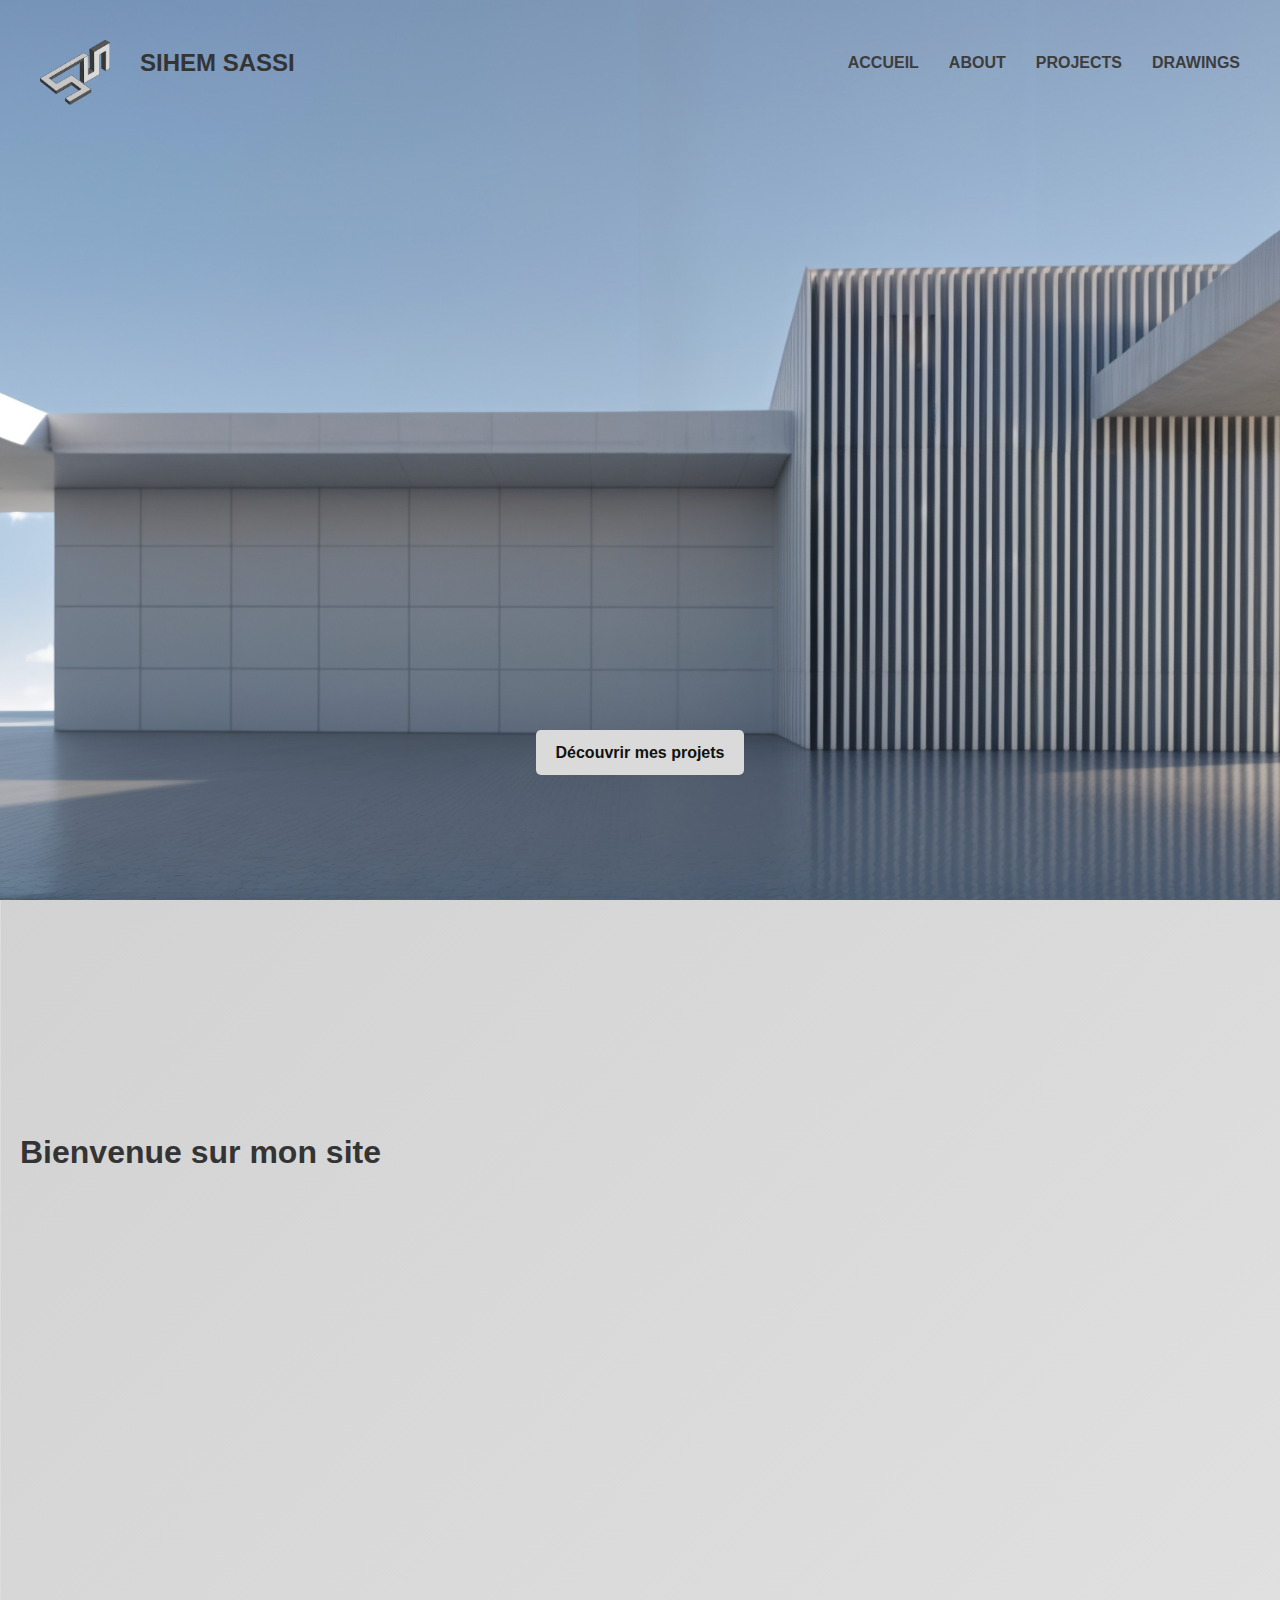
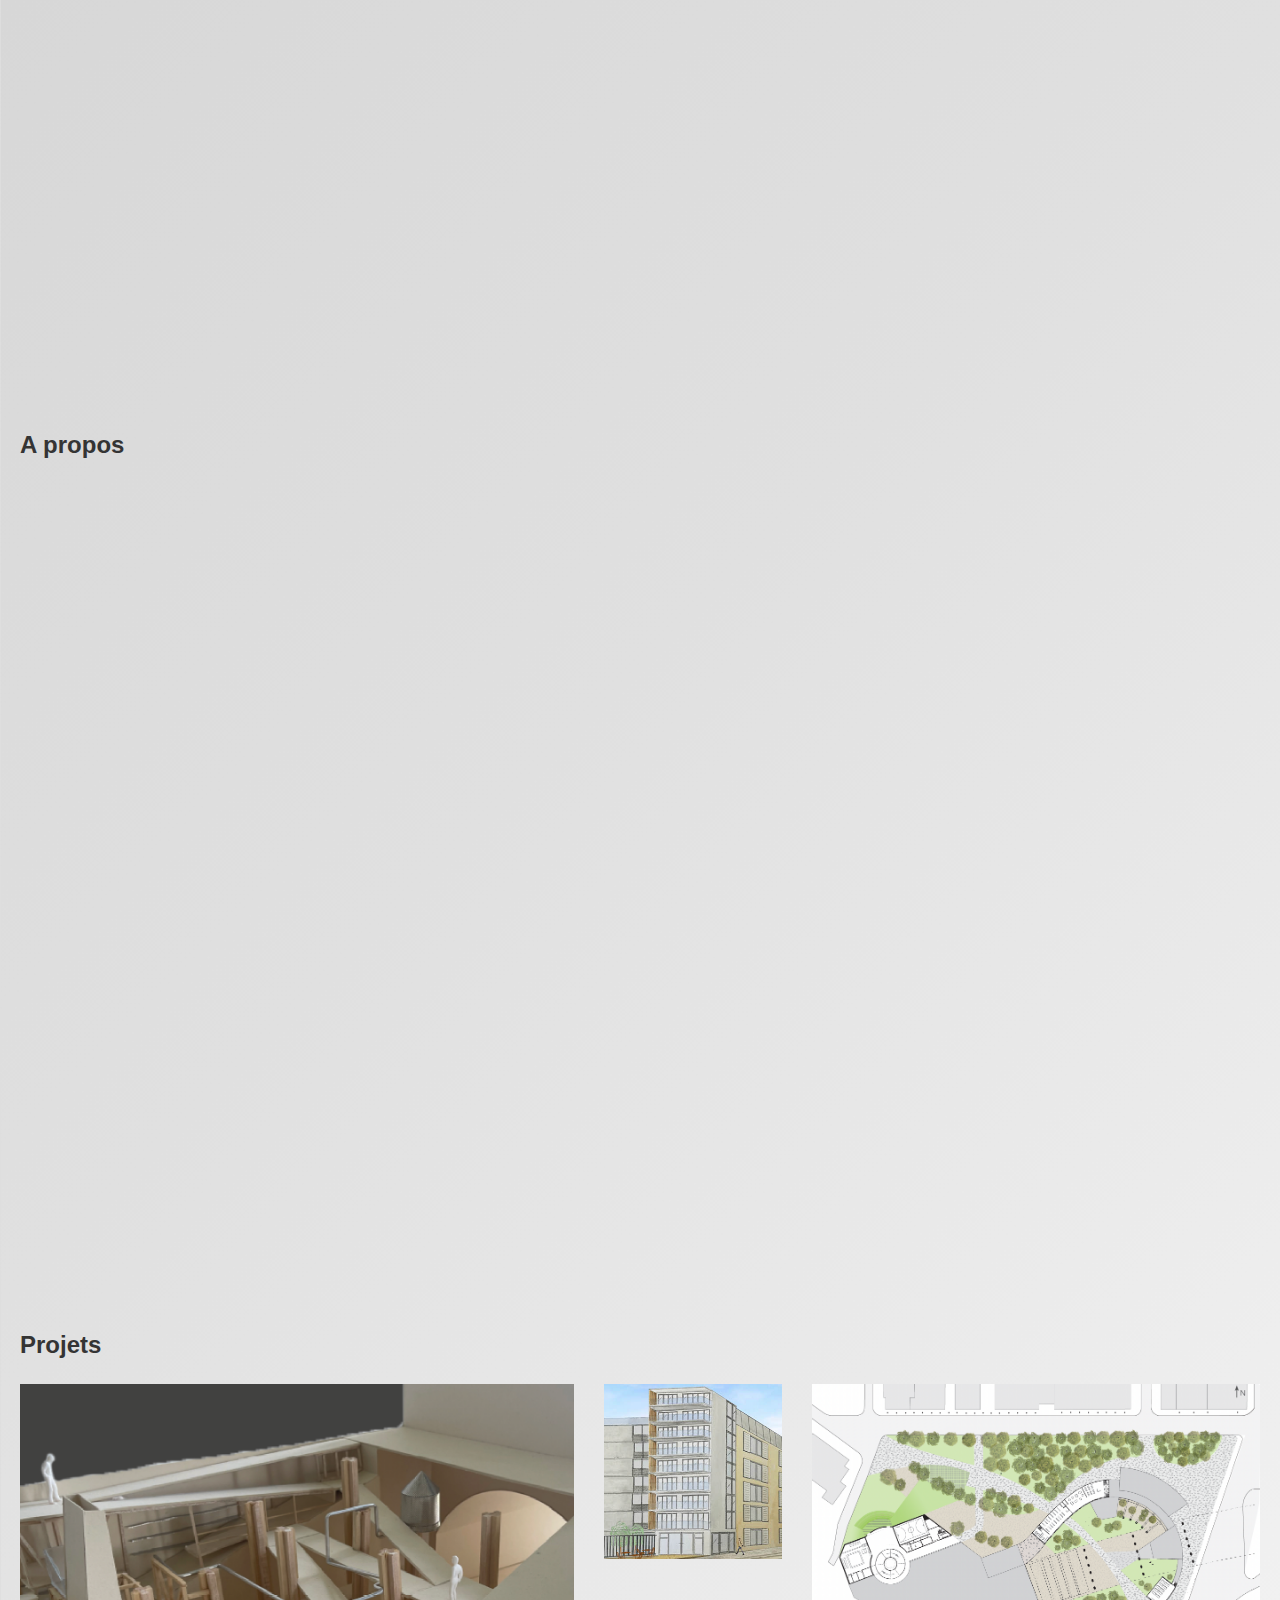
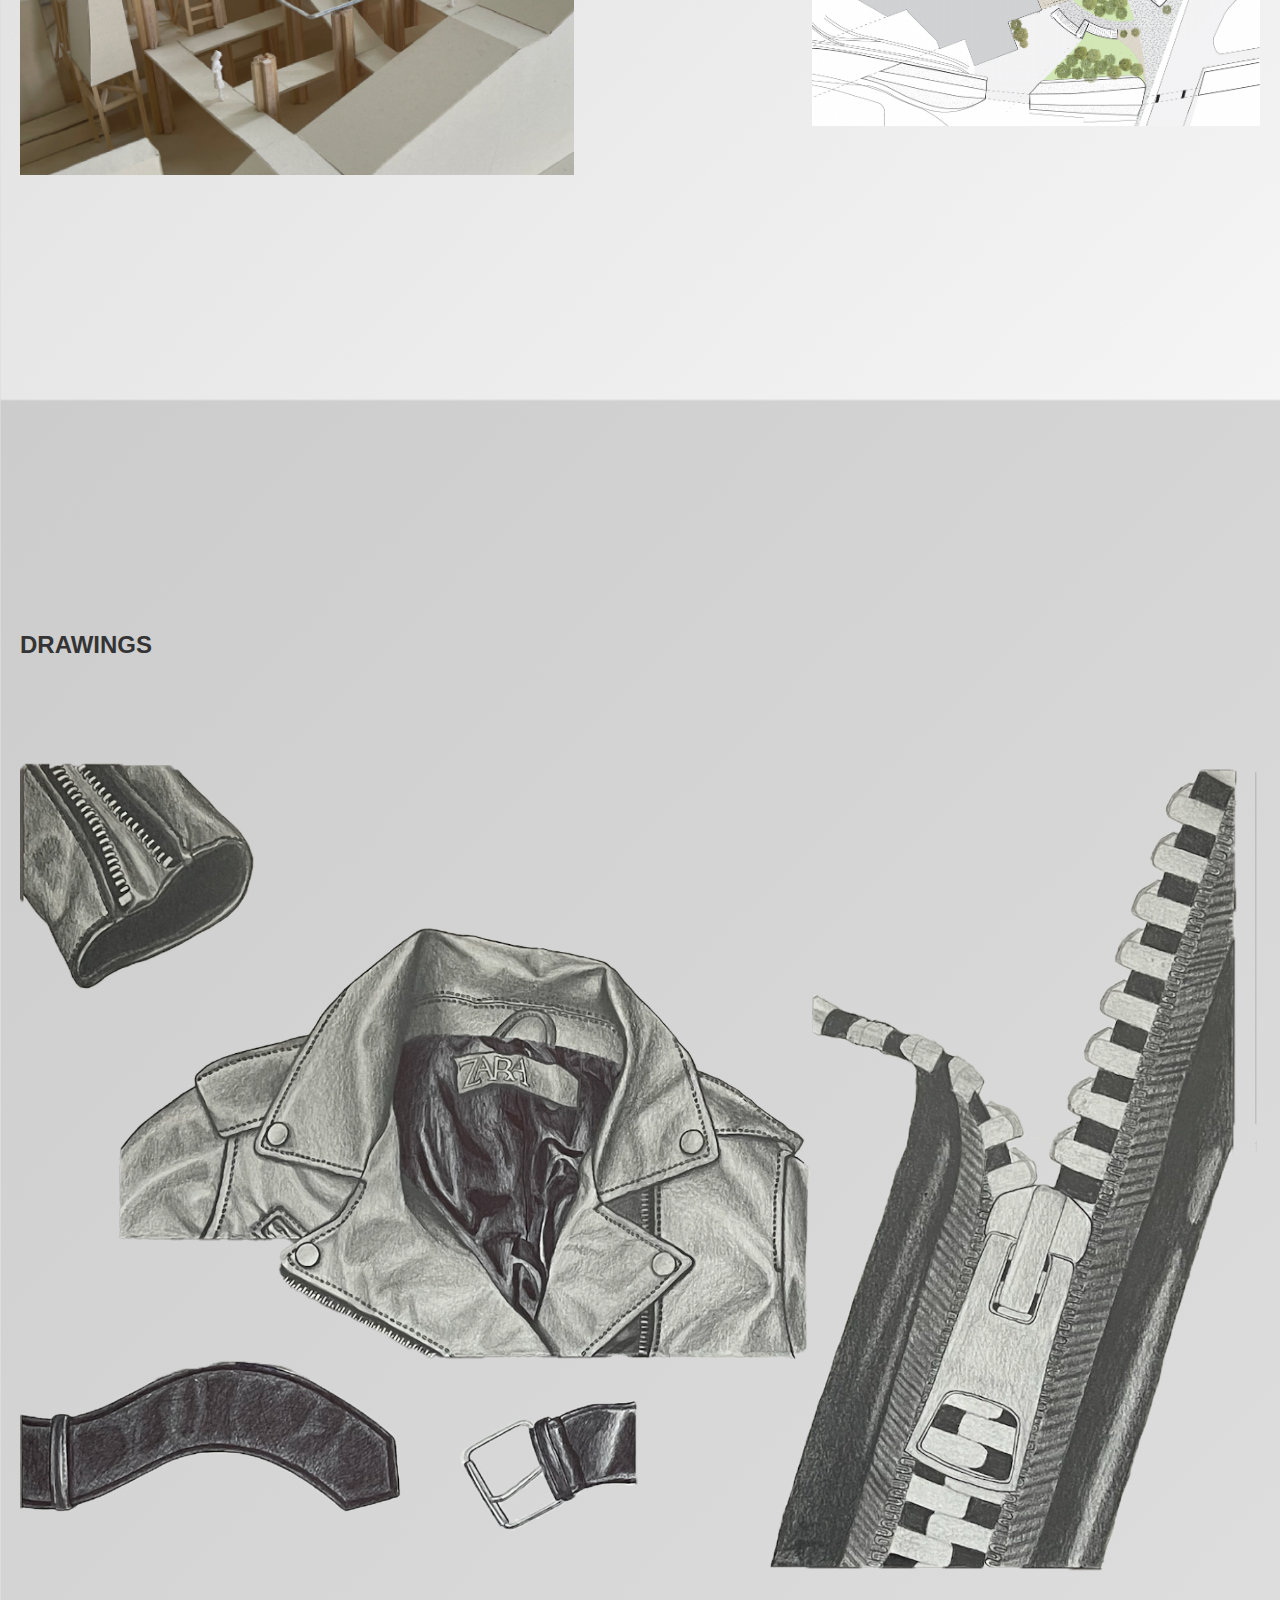
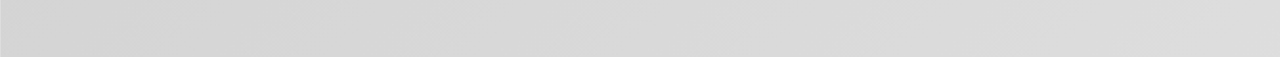
<file: index.html>
<!DOCTYPE html>
<html lang="en">
<head>
    <meta charset="UTF-8">
    <meta name="viewport" content="width=device-width, initial-scale=1.0">
    <title>Portfolio Sihem Sassi</title>
    <link rel="stylesheet" href="Style.css">
</head>
<body>
    <header> 
        <div class="logo-section">
            <img src="Images /Logo.png" alt="Logo" class="logo">
            <h2 class="title">SIHEM SASSI</h2>
        </div>

        <nav class="barre navigation">
            <ul>
                <li><a href="#ACCUEIL">ACCUEIL</a></li>
                <li><a href="#ABOUT">ABOUT</a></li>
                <li><a href="#PROJECTS">PROJECTS</a></li>
                <li><a href="#DRAWINGS">DRAWINGS</a></li>
            </ul>
        </nav>

    </header>

    <section class="hero"> 
        <img src="./Images /Couverture.png" alt="Image de couverture" class="background-img"; >
        <p></p>
        <a href="#projects" class="btn">Découvrir mes projets </a>    

    </section>

    <main> 
        <section id="ACCUEIL"> 
            <h1> Bienvenue sur mon site</h1>
        </section>
       
        <section id="ABOUT">
            <h2> A propos</h2>
        </section>

        <section id="PROJECTS">
            <h2> Projets</h2>
            <p>  </p>

            <div class="pictures">
                <div class="image-block">
                    <img src="Images /Projet 1.png" alt="Projet 1">
                    <p class="caption">LA BIOLUMINESCENCE</p>
                </div>
                <div class="image-block">
                    <img src="Images /Projet 4.png" alt="Projet 2">
                    <p class="caption">LOGEMENTS</p>
                </div>
                <div class="image-block">
                    <img src="Images /Projet 3.png" alt="Projet 3">
                    <p class="caption">DEVIATION</p>
                </div>
    
            </div>
  
            
           
        </section>

        <section id="DRAWINGS">
            <h2> DRAWINGS</h2>

            <div class="Picture">
                <img src="Images /Photo 5.png">
            </div>
          
        </section>

    </main>


</body>
</html>
</file>
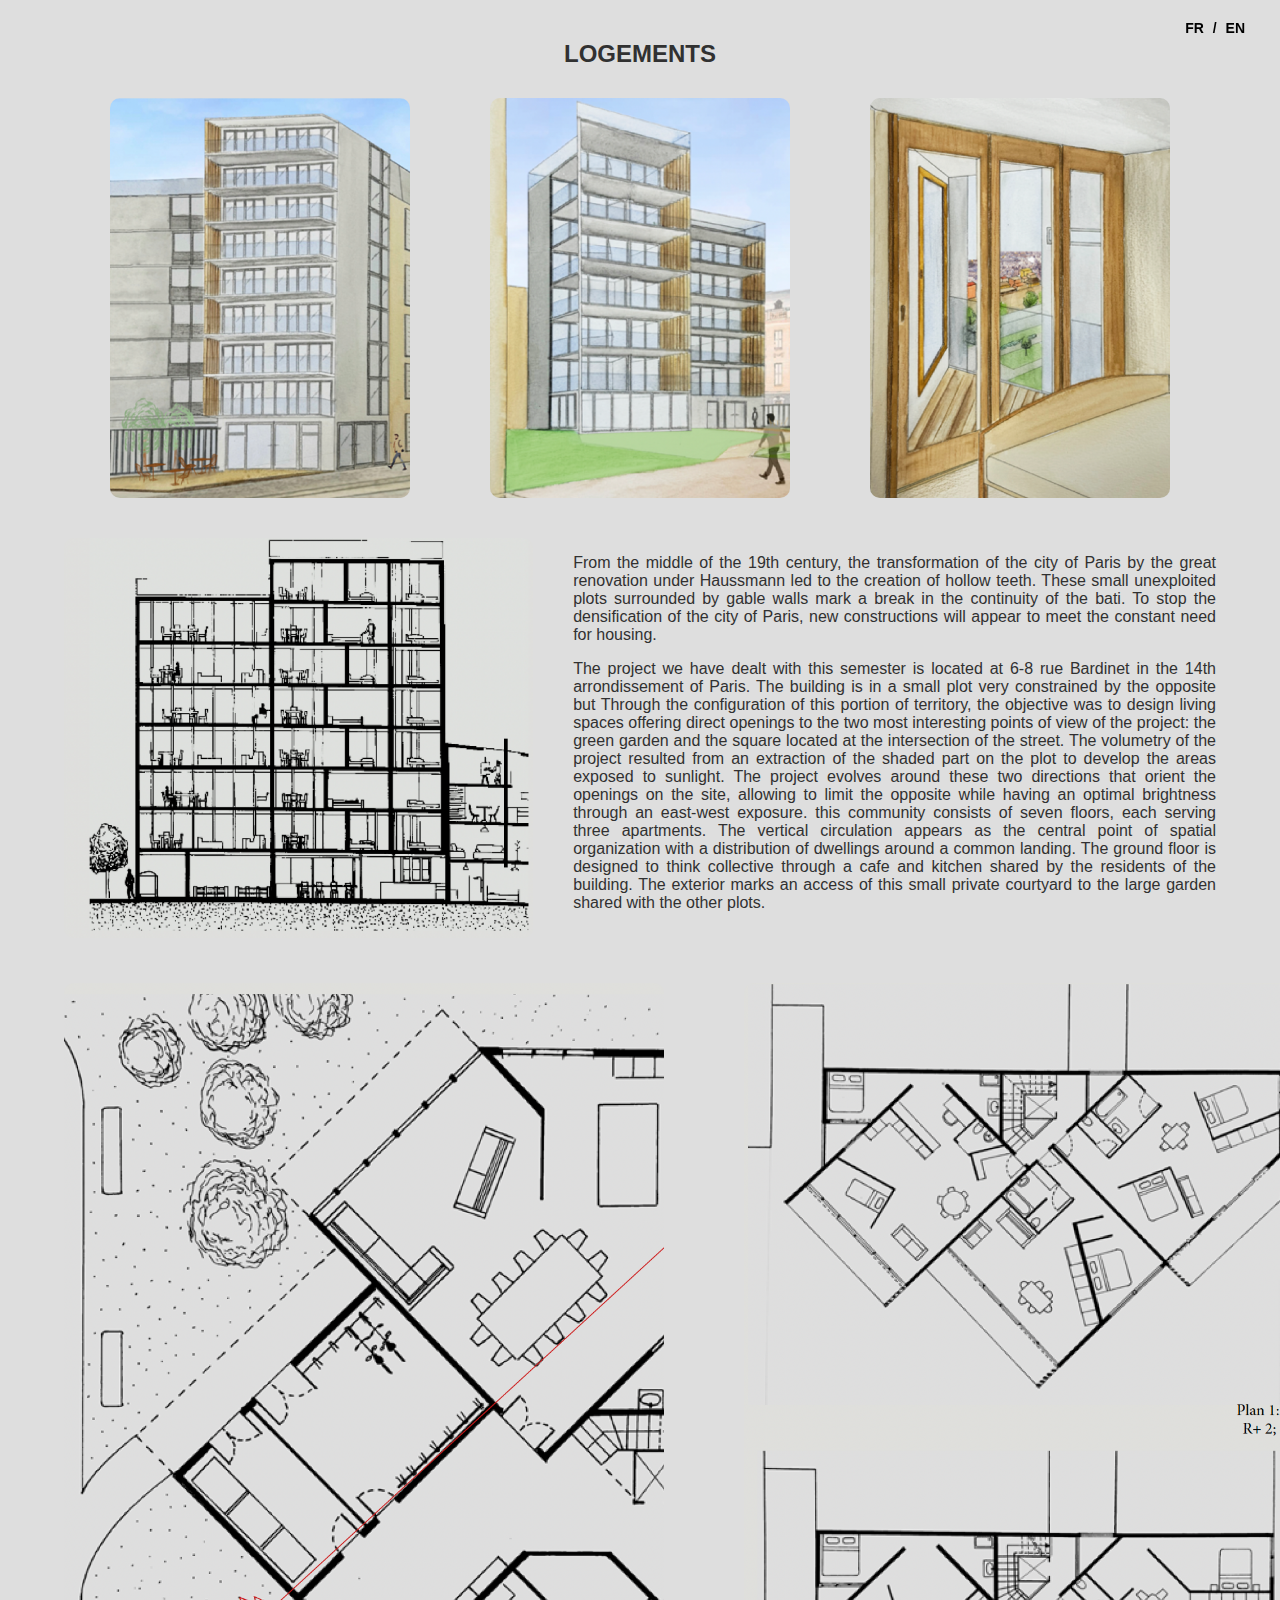
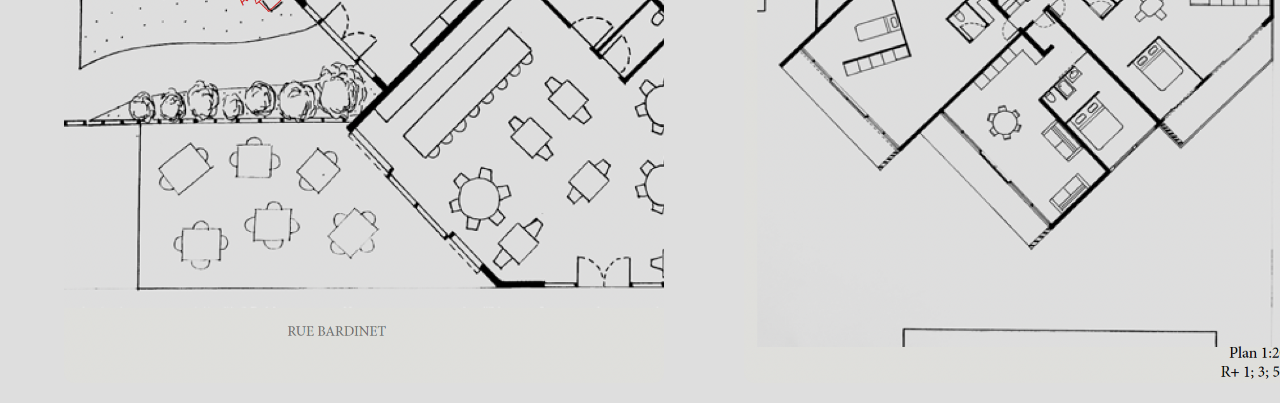
<file: Logements.html>
<!DOCTYPE html>
<html lang="en">
<head>
    <meta charset="UTF-8">
    <meta name="viewport" content="width=device-width, initial-scale=1.0">
    <title>Document</title>
    <link rel="stylesheet" href="logements.css">
</head>
</head>
<body>
  <div class="language-switcher">
  <span class="lang-option" data-lang="fr">FR</span> /
  <span class="lang-option" data-lang="en">EN</span>
  <link rel="stylesheet" href="logements.css" />

</div>

    <div class="container">
        <h2 class="title" data-i18n="logements_title">LOGEMENTS</h2>


        <div class="top-images">
            <img src="Images logements/Perspective 1' 2.png" alt="Image 1" class="image-card">
            <img src="Images logements/Perspective 2' 2.png" alt="Image 2" class="image-card">
            <img src="Images logements/Perspective 3' 2.png" alt="Image 3" class="image-card">
          </div>
          
          <div class="middle-section">
            <img src="Images logements/Coupe 1 2.png" alt="Grande Image" class="large-image">
            <div class="text-block">
                 <p data-i18n="logements_text1">From the middle of the 19th century, the transformation of the city of Paris by the great renovation under Haussmann
                led to the creation of hollow teeth. These small unexploited plots surrounded by gable walls mark a break in
                the continuity of the bati. To stop the densification of the city of Paris, new constructions will appear to meet the
                constant need for housing. 
                </p>
                
                <p data-i18n="logements_text2">The project we have dealt with this semester is located at 6-8 rue Bardinet in the 14th arrondissement
                of Paris. The building is in a small plot very constrained by the opposite but
                Through the configuration of this portion of territory,
                the objective was to design living spaces offering direct
                openings to the two most interesting points of view of
                the project: the green garden and the square located at
                the intersection of the street.
                The volumetry of the project resulted from an extraction
                of the shaded part on the plot to develop the areas
                exposed to sunlight.
                The project evolves around these two directions that
                orient the openings on the site, allowing to limit the
                opposite while having an optimal brightness through
                an east-west exposure.
                this community consists of seven floors, each serving
                three apartments. The vertical circulation appears as the
                central point of spatial organization with a distribution
                of dwellings around a common landing. The ground
                floor is designed to think collective through a cafe and
                kitchen shared by the residents of the building.
                The exterior marks an access of this small private courtyard
                to the large garden shared with the other plots.
                </p>
            </div>
          </div>
          
          <div class="bottom-images">
            <img src="Images logements/Plan grand 2.png" alt="Bas 1" class="image-card">
            <img src="Images logements/Plan x2 2.png" alt="Bas 2" class="image-card">
          </div>
    </div>

    <script src="script.js"></script>

</body>
</html>
</file>
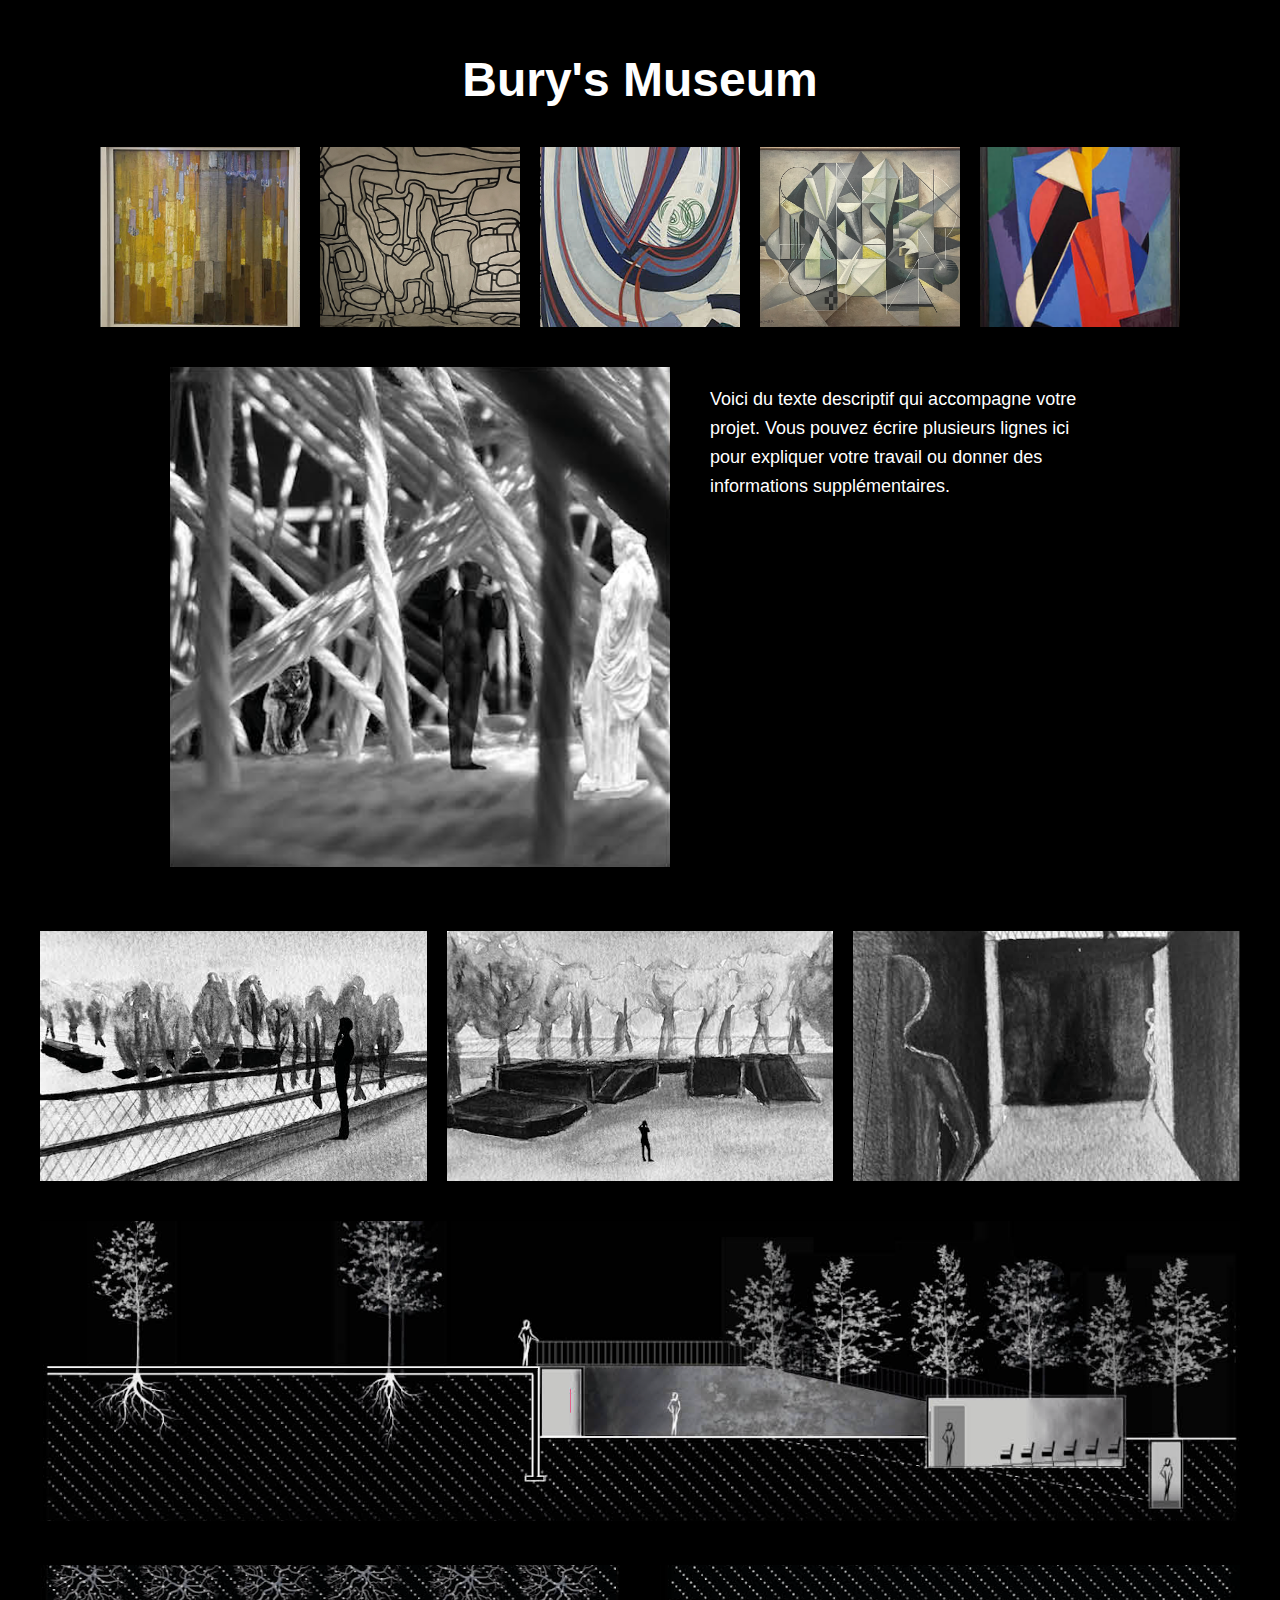
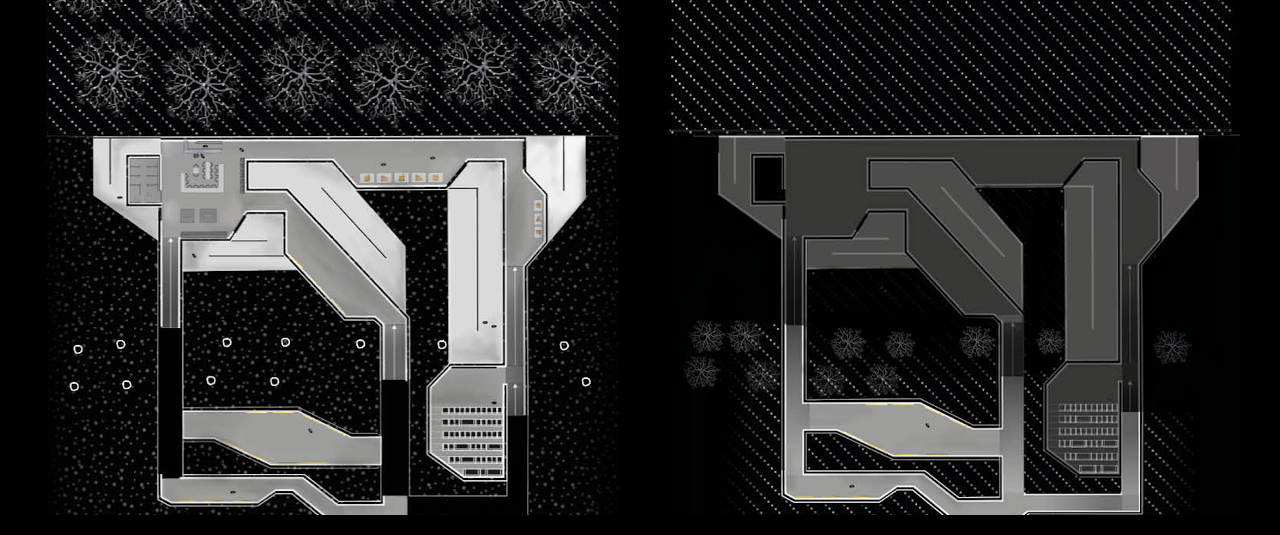
<file: Museum.html>
<!DOCTYPE html>
<html lang="en">
<head>
    <meta charset="UTF-8">
    <meta name="viewport" content="width=device-width, initial-scale=1.0">
    <title>Document</title>
    <link rel="stylesheet" href="Museum.css">
</head>
<body>
    <div class="container">
        <h1 class="title">Bury's Museum</h1>
    
        <div class="top-images">
          <img src="Images Museum/Tableau 1 2.png" alt="Image 1" class="img-hover">
          <img src="Images Museum/Tableau 5 2.png" alt="Image 4" class="img-hover behind">
          <img src="Images Museum/Tableau 2 2.png" alt="Image 2" class="img-hover">
          <img src="Images Museum/Tableau 4 2.png" alt="Image 5" class="img-hover behind">
          <img src="Images Museum/Tableau 3 2.png" alt="Image 3" class="img-hover">
        </div>
    
        <div class="middle-section">
          <div class="square-image">
            <img src="Images Museum/Ambiance 2.png" alt="Image Carrée">
          </div>
          <div class="text-content">
            <p>Voici du texte descriptif qui accompagne votre projet. Vous pouvez écrire plusieurs lignes ici pour expliquer votre travail ou donner des informations supplémentaires.</p>
          </div>
        </div>
    
        <div class="bottom-images">
          <img src="Images Museum/Perspective 1 2.png" alt="Image Bas 1">
          <img src="Images Museum/Perspective 2 2.png" alt="Image Bas 2">
          <img src="Images Museum/Perspective 3 2.png" alt="Image Bas 3">
        </div>
    
        <div class="large-section">
          <img src="Images Museum/Coupe 2.png" alt="Grande Image">
        </div>
    
        <div class="double-images">
          <img src="Images Museum/Plan 1 2.png" alt="Double 1">
          <img src="Images Museum/Plan 2 2.png" alt="Double 2">
        </div>
    
      </div>
    
</body>
</html>
</file>
<file: Style.css>
nav ul {
    list-style: none;
    padding: 0;
    margin: 0;
    display: flex;
    gap: 50px;
}

nav a {
    text-decoration: none;
    color: rgb(0, 0, 0);
    font-weight: bold;
}

body {

    margin: 0;
    font-family: Helvetica, sans-serif;
    color: rgb(52, 52, 52);
    
    
}

header nav ul{
    display: flex;
    list-style: none;
    padding: 30px;
    justify-content: center;
    gap: 30px;
    width: 100%;

}

nav a{
    text-decoration: none;
    color: #3d3d3d; 
    font-weight: bold;
    display: flex;
    justify-content: flex-end;
    
}

.hero{
    background-size: cover;
    background-position: center;
    height: 100vh;
    display: flex;
    flex-direction: column;
    justify-content: center;
    align-items: center;
    text-align: center;
}

.background-img{
    position: absolute;
    top: 0;
    left: 0;
    width: 100%;
    height: 100%;
    object-fit: cover;
    z-index: -1;
}

.hero h1{
    font-size: 5rem;
    color: rgb(104, 104, 104);
}

.hero p{
    font-size: 1.5rem;
   margin-top: -20px;
}

.btn {
    margin-top: 350px;
    background-color: #dadada;
    color: #111;
    padding: 10px 20px;
    text-decoration: none;
    font-weight: bold;
    border-radius: 5px;
    
}

.logo {
    width: 70px; 
    height: auto; 
    display: block;
    margin-top: 20px;
}

header {
    display: flex;
    justify-content: space-between;
    width: 100%;
    align-items: center;
    padding: 20px 40px; 
    background-color: transparent;
    box-sizing: border-box;
    
    
}

.logo-section {
    display: flex;
    align-items: center;
    gap: 30px;
    white-space:nowrap;
    z-index: 10;


}

.nom {
    font-size: 1.5rem;
    font-weight: bold;
    margin: 0;
    color: #222;
}

section{
    height: 100vh;
    padding: 80px 20px;
    box-sizing: border-box;
    scroll-snap-align: start;
}

html{
    scroll-behavior: smooth;
  
}

body{
  
    scroll-snap-type: y mandatory;
    overflow-x: hidden;
    overflow-y: scroll;
    height: 100vh;
}

.pictures {
   display: flex;
   justify-content: center;
   gap: 30px;
   
}

.image-container{
    text-align: center;
}

.image-container img {
    width: 40px;
    height: 400px;
    object-fit: cover;
    display: block;
    margin: 0 auto;
}

.caption {
    margin-top: 10px;
    font-size: 1rem;
    color: #333;
}

.projects-grid {
    display: flex;
    justify-content: center;
    gap: 500px; 
    margin-top: 0px;
  }
  
  .column-left {
    display: flex;
    flex-direction: column;
    gap: 0px; 
  }
  
  .column-right {
    display: flex;
    flex-direction: column;
    gap: 40px; 
    margin-top: 50px; 
  }

  .image-container {
    display: flex;
    align-items: center;
    position: relative;
  }
  
  .column-left .image-container {
    flex-direction: row; 
  }
  

  .column-right .image-container {
    flex-direction: row-reverse; 
  }
  
  .image-container {
    position: relative;
    width: 400px;
  }
  
  .image-container img {
    width: 100%; 
    max-width: none;
    height: auto;
    border-radius: 10px;
    display: block;
  }
  
  .caption {
    
    left: 10px; 
    bottom: 30px;
    color: rgb(0, 0, 0);
    font-size: 25px;
    font-weight: bold;
    padding: 5px 10px;
    border-radius: 5px;
    opacity: 0;
    transition: opacity 1s ease;
  }

  .image-container:hover .caption {
    opacity: 1;
  }

.image-link {
  display: flex;         
  align-items: center;   
  text-decoration: none; 
  color: inherit;        
}

.image-link img {
    margin-right: 10px;    
    display: block;
  }
  
.image-link.left { 
  display: flex;
  flex-direction: row-reverse; 
  align-items: center;
  text-decoration: none;
  color: inherit;
}

body {
  margin: 0;
  padding: 0;
  font-family: Arial, sans-serif;
  background: linear-gradient(-45deg, #cecece, #ffffff, #e0e0e0, #cccccc);
  background-size: 400% 400%;
  animation: holographicMove 20s ease infinite;
}

.small-header {
  text-align: center;
  padding: 20px;
}

.small-header a {
  text-decoration: none;
  font-size: 18px;
  color: #333;
}

.home-container {
    display: flex;
    justify-content: center;
    align-items: center;
    min-height: 100vh;
}


.cards {
  display: flex;
  gap: 20px;
}


.card {
  margin: 80px;
  text-decoration: none;
  display: flex;
  flex-direction: column;
  align-items: center;
  transition: transform 0.3s ease;
  position: relative;
}


.card-image {
  margin: 50px ;
  width: 200px; 
  aspect-ratio: 1 / 1;
  object-fit: cover;
  border-radius: 10px;
  box-shadow: 4px 7px 8px rgba(0,0,0,0.1);
  background-color: #d8d8d8;
  
}


.card-title {
  margin-top: 10px;
  font-size: 20px;
  color: #333;
  opacity: 0;
  transition: opacity 0.3s ease;
  text-align: center;
}


.card:hover {
  transform: scale(1.05); 
}

.card:hover .card-title {
  opacity: 1;
}

.container {
  width: 100%;
  max-width: 1200px; 
  margin: 0 auto;     
  padding: 20px;      
  box-sizing: border-box;
}

img, video, iframe, input, select, textarea, button {
  max-width: 100%;
  height: auto;
  box-sizing: border-box;
}

body {
  font-size: 16px;
  line-height: 1.6;
}

.language-switcher {
  position: fixed;
  top: 20px;
  right: 30px;
  font-weight: bold;
  font-size: 14px;
  z-index: 999;
  cursor: pointer;
}

.lang-option {
  margin: 0 5px;
  cursor: pointer;
}

.lang-option:hover {
  text-decoration: underline;
}

.background-grid {
  position: fixed;
  top: 0;
  left: 0;
  width: 100vw;
  height: 100vh;
  display: grid;
  grid-template-columns: repeat(auto-fill, 15px);
  grid-auto-rows: 15px;
  gap: 4px;
  z-index: 0; /* Important : PAS -1 */
}

.background-grid div {
  border: 1px solid rgba(180, 180, 180, 0.3);
  background-color: transparent; 
  transition: border-color 0.2s, box-shadow 0.2s;}

.background-grid div:hover {
  background: linear-gradient(135deg, #ffffff, #d0f0ff, #f0ccff);
  background-size: 300% 300%;
  animation: glowMove 3s ease infinite;
  box-shadow:
  0 0 6px rgba(255, 255, 255, 0.6),
  0 0 12px rgba(0, 255, 255, 0.4),
  0 0 18px rgba(255, 0, 255, 0.3);
  border-color: white;
  background-color: transparent;
}

@keyframes glowMove {
  0%   { background-position: 0% 50%; }
  50%  { background-position: 100% 50%; }
  100% { background-position: 0% 50%; }
}
</file>
<file: logements.css>
body {
  margin: 0;
  padding: 0;
  background-color: #dedede; 
  font-family: Arial, sans-serif;
}


.container {
  width: 90%;
  max-width: 1500px;
  margin: 0 auto;
  padding: 20px; 
  color: rgb(49, 49, 49);
}


.title {
  text-align: center;
  margin-bottom: 30px;
}


.top-images {
  display: flex;
  gap: 80px;
  justify-content: center;
  margin-bottom: 40px;
}

.top-images img {
    max-width: calc(33.333% - 20px);
    height: 400px; 
    width: 300px;
    object-fit: cover;
    border-radius: 10px;
    transition: transform 0.3s ease, box-shadow 0.3s ease;
  }


.middle-section {
  display: flex;
  gap: 40px;
  margin-bottom: 40px;
}


.large-image {
  width: 100%;
  height: 400px;
  object-fit: cover;
  border-radius: 10px;
  transition: transform 0.3s ease, box-shadow 0.3s ease;
  flex: 2;
}


.text-block {
  flex: 3;
  text-align: justify;
  margin-bottom: 15px;
}


.bottom-images {
  display: flex;
  gap: 80px;
}

.bottom-images img {

    height: 1000px; 
    width: 600px;
    object-fit: cover;
    border-radius: 10px;
    transition: transform 0.3s ease, box-shadow 0.3s ease;
}


.top-images img:hover,
.large-image:hover,
.bottom-images img:hover {
  transform: scale(1.05);
  box-shadow: 0 10px 20px rgba(0,0,0,0.2);
}

.language-switcher {
  position: fixed;
  top: 20px;
  right: 30px;
  font-weight: bold;
  font-size: 14px;
  z-index: 999;
  cursor: pointer;
}

.lang-option {
  margin: 0 5px;
  cursor: pointer;
}

.lang-option:hover {
  text-decoration: underline;
}
</file>
<file: Museum.css>
body {
  margin: 0;
  padding: 0;
  background-color: black;
  color: white;
  font-family: Arial, sans-serif;
}

.container {
  padding: 20px;
  max-width: 1200px; 
  margin: 0 auto; 
}

.title {
  text-align: center;
  font-size: 48px;
  margin-bottom: 40px;
}

.top-images {
  display: flex;
  justify-content: center;
  align-items: flex-end;
  gap: 20px;
  margin-bottom: 40px;
  position: relative;
}

.top-images img {
  width: 200px;
  height: 180px;
  object-fit: cover;
  transition: all 0.4s ease;
  position: relative;
  z-index: 1;
  cursor: pointer;
}

.top-images img.behind {
  z-index: 0;
}

.top-images img:hover {
  transform: scale(1.2);
  z-index: 2;
}

.middle-section {
  display: flex;
  justify-content: center;
  align-items: flex-start;
  gap: 40px;
  margin-bottom: 60px;
}

.square-image img {
  width: 500px;
  height: 500px;
  object-fit: cover;
}

.text-content {
  max-width: 400px;
  font-size: 18px;
  line-height: 1.6;
}

.bottom-images {
  display: flex;
  justify-content: center;
  gap: 20px;
  margin-bottom: 40px;
}

.bottom-images img {
  width: 500px;
  height: 250px;
  object-fit: cover;
}

.large-section img {
  width: 100%;
  height: 300px;
  object-fit: cover;
  margin-bottom: 40px;
}

.double-images {
  display: flex;
  justify-content: center;
  gap: 40px;
}

.double-images img {
  width: 70%;
  height: 550px;
  object-fit: cover;
}

.language-switcher {
  position: fixed;
  top: 20px;
  right: 30px;
  font-weight: bold;
  font-size: 14px;
  z-index: 999;
  cursor: pointer;
}

.lang-option {
  margin: 0 5px;
  cursor: pointer;
}

.lang-option:hover {
  text-decoration: underline;
}
</file>
